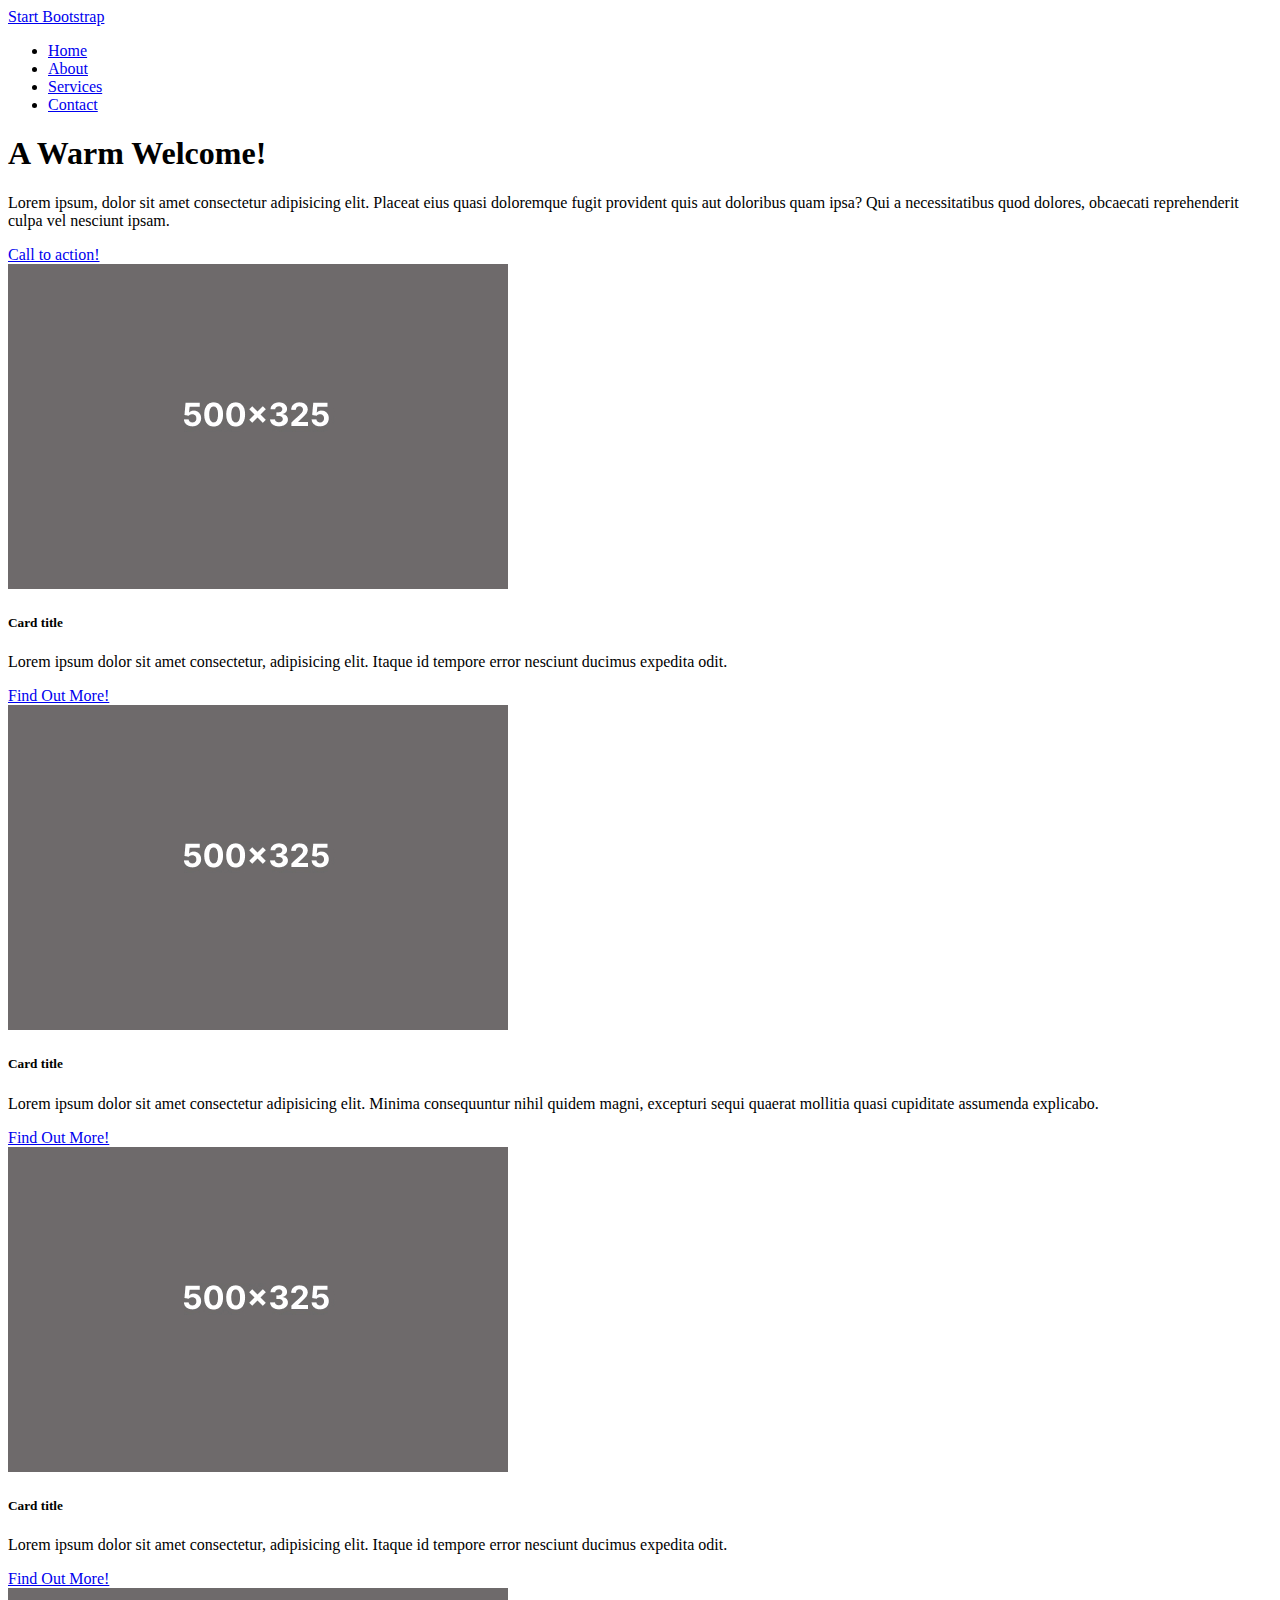
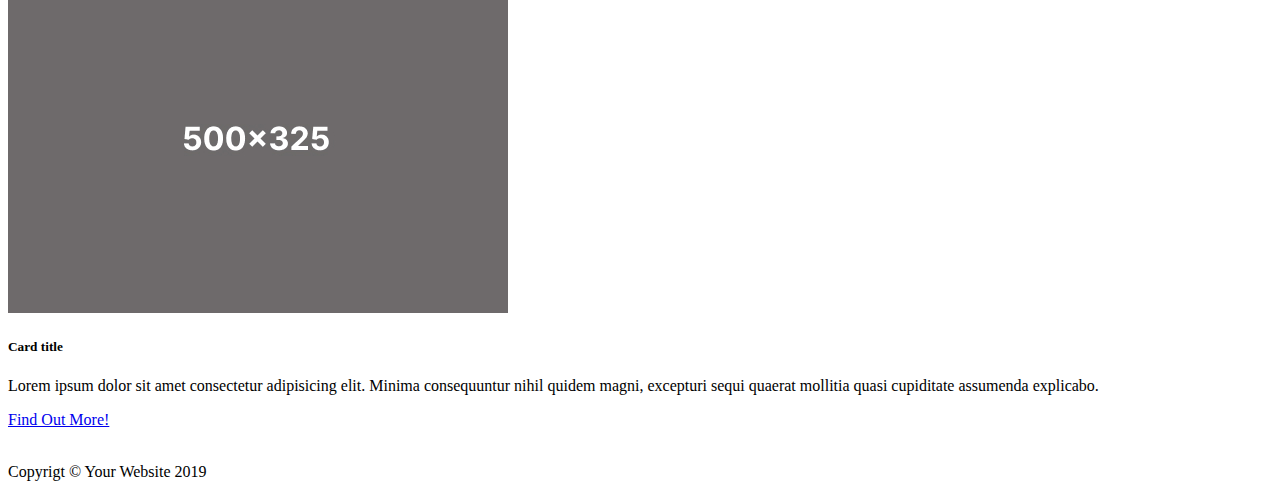
<file: week8-task2/index.html>
<!DOCTYPE html>
<html lang="en">
  <head>
    <meta charset="UTF-8" />
    <meta http-equiv="X-UA-Compatible" content="IE=edge" />
    <meta
      name="viewport"
      content="width=device-width, initial-scale=1.0, shrink-to-fit=no"
    />
    <link
      href="https://cdn.jsdelivr.net/npm/bootstrap@5.3.0-alpha1/dist/css/bootstrap.min.css"
      rel="stylesheet"
      integrity="sha384-GLhlTQ8iRABdZLl6O3oVMWSktQOp6b7In1Zl3/Jr59b6EGGoI1aFkw7cmDA6j6gD"
      crossorigin="anonymous"
    />
    <title>week8-task2</title>
  </head>
  <body class="shadow-lg m-2">
    <header>
      <nav class="navbar bg-dark bg-gradient rounded-top-4">
        <div class="container-lg">
          <a class="navbar-brand p-3 text-white" href="#">Start Bootstrap</a>
          <ul class="nav justify-content-end">
            <li class="nav-item">
              <a class="nav-link active text-white" aria-current="page" href="#"
                >Home</a
              >
            </li>
            <li class="nav-item">
              <a class="nav-link text-white-50" href="#">About</a>
            </li>
            <li class="nav-item">
              <a class="nav-link text-white-50" href="#">Services</a>
            </li>
            <li class="nav-item">
              <a class="nav-link text-white-50" href="#">Contact</a>
            </li>
          </ul>
        </div>
      </nav>
    </header>
    <main class="container-lg">
      <div class="bg-body-secondary p-5 m-3">
        <h1 class="display-4">A Warm Welcome!</h1>
        <p class="lead">
          Lorem ipsum, dolor sit amet consectetur adipisicing elit. Placeat eius
          quasi doloremque fugit provident quis aut doloribus quam ipsa? Qui a
          necessitatibus quod dolores, obcaecati reprehenderit culpa vel
          nesciunt ipsam.
        </p>
        <a class="btn btn-primary btn-lg" href="#" role="button"
          >Call to action!</a
        >
      </div>
      <div class="row m-2 g-3">
        <div class="col-lg-3 col-sm-6">
          <div class="card text-center h-100">
            <img src="card-image.jpg" class="card-img-top" alt="card-image" />
            <div class="card-body">
              <h5 class="card-title">Card title</h5>
              <p class="card-text">
                Lorem ipsum dolor sit amet consectetur, adipisicing elit. Itaque
                id tempore error nesciunt ducimus expedita odit.
              </p>
            </div>
            <div class="card-footer">
              <a href="#" class="btn btn-primary">Find Out More!</a>
            </div>
          </div>
        </div>
        <div class="col-lg-3 col-sm-6">
          <div class="card text-center h-100">
            <img src="card-image.jpg" class="card-img-top" alt="card-image" />
            <div class="card-body">
              <h5 class="card-title">Card title</h5>
              <p class="card-text">
                Lorem ipsum dolor sit amet consectetur adipisicing elit. Minima
                consequuntur nihil quidem magni, excepturi sequi quaerat
                mollitia quasi cupiditate assumenda explicabo.
              </p>
            </div>
            <div class="card-footer">
              <a href="#" class="btn btn-primary">Find Out More!</a>
            </div>
          </div>
        </div>
        <div class="col-lg-3 col-sm-6">
          <div class="card text-center h-100">
            <img src="card-image.jpg" class="card-img-top" alt="card-image" />
            <div class="card-body">
              <h5 class="card-title">Card title</h5>
              <p class="card-text">
                Lorem ipsum dolor sit amet consectetur, adipisicing elit. Itaque
                id tempore error nesciunt ducimus expedita odit.
              </p>
            </div>
            <div class="card-footer">
              <a href="#" class="btn btn-primary">Find Out More!</a>
            </div>
          </div>
        </div>
        <div class="col-lg-3 col-sm-6">
          <div class="card text-center h-100">
            <img src="card-image.jpg" class="card-img-top" alt="card-image" />
            <div class="card-body">
              <h5 class="card-title">Card title</h5>
              <p class="card-text">
                Lorem ipsum dolor sit amet consectetur adipisicing elit. Minima
                consequuntur nihil quidem magni, excepturi sequi quaerat
                mollitia quasi cupiditate assumenda explicabo.
              </p>
            </div>
            <div class="card-footer">
              <a href="#" class="btn btn-primary">Find Out More!</a>
            </div>
          </div>
        </div>
      </div>
    </main>
    <footer
      class="container-fluid p-4 bg-dark bg-gradient rounded-bottom-4 text-white"
    >
      <p class="text-center"><br />Copyrigt &copy; Your Website 2019</p>
    </footer>
    <script
      src="https://cdn.jsdelivr.net/npm/bootstrap@5.3.0-alpha1/dist/js/bootstrap.bundle.min.js"
      integrity="sha384-w76AqPfDkMBDXo30jS1Sgez6pr3x5MlQ1ZAGC+nuZB+EYdgRZgiwxhTBTkF7CXvN"
      crossorigin="anonymous"
    ></script>
    <script
      src="https://code.jquery.com/jquery-3.6.4.slim.min.js"
      integrity="sha256-a2yjHM4jnF9f54xUQakjZGaqYs/V1CYvWpoqZzC2/Bw="
      crossorigin="anonymous"
    ></script>
  </body>
</html>
</file>
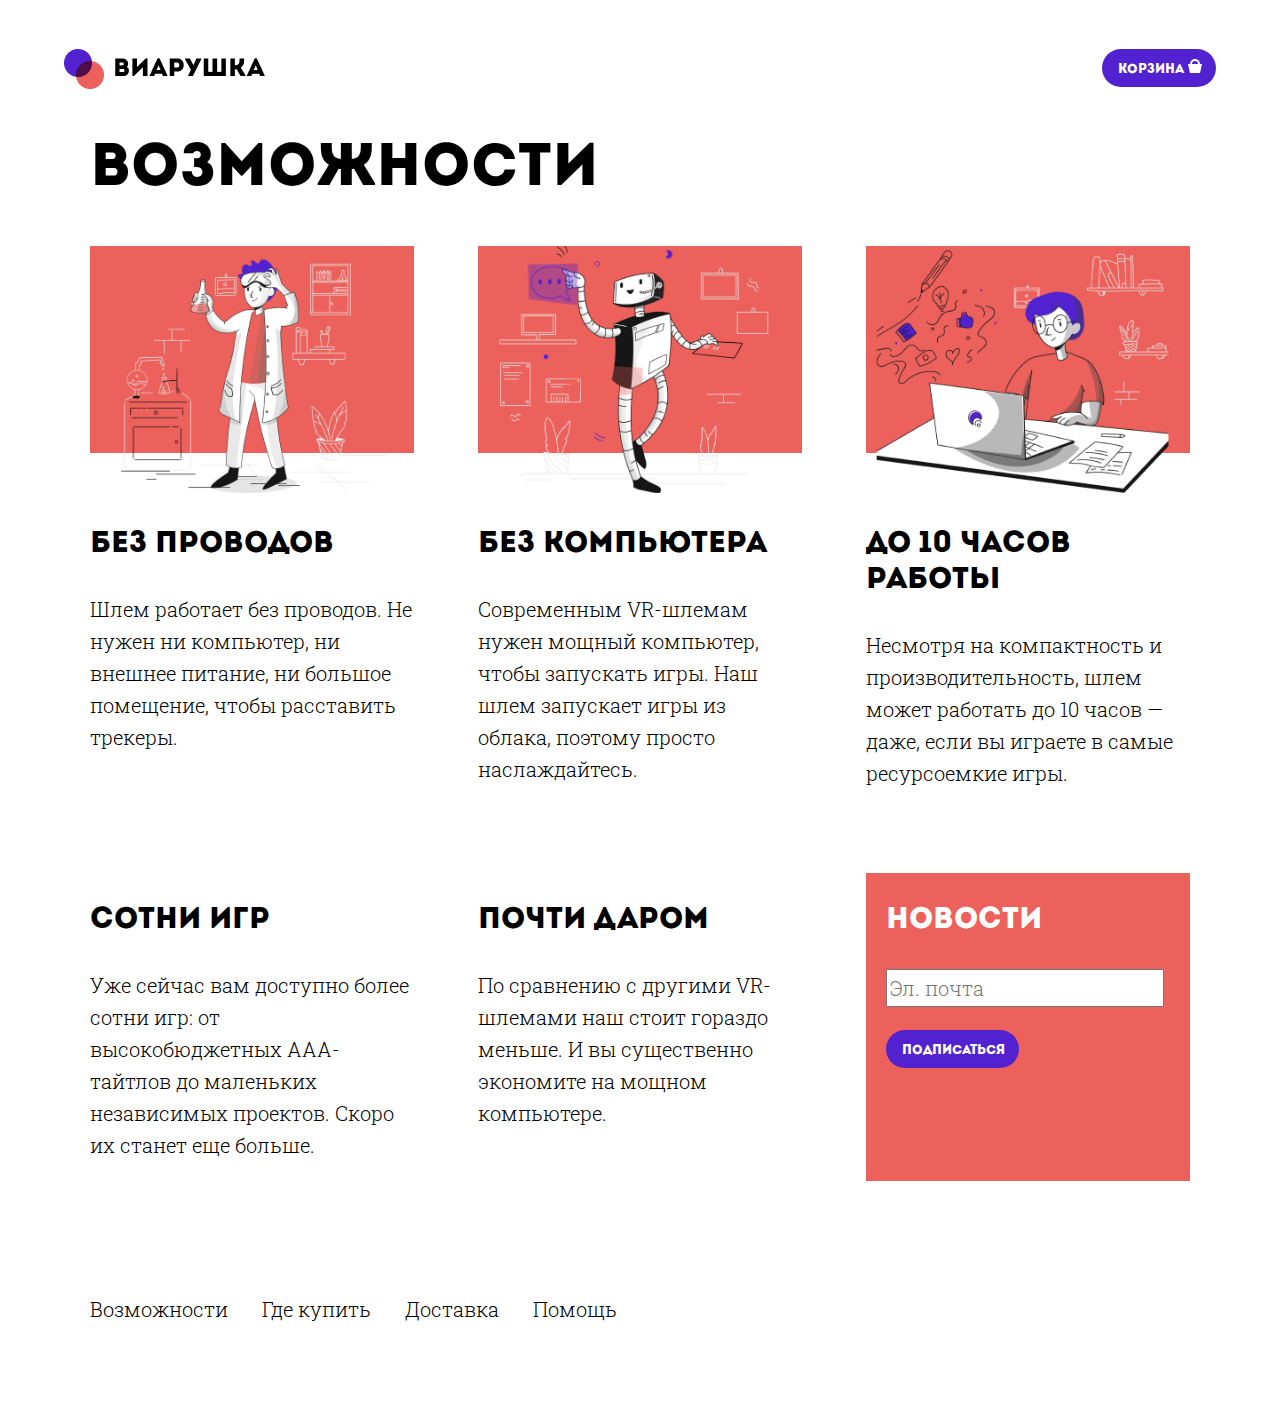
<file: week8-task3/possibilities.html>
<!DOCTYPE html>
<html lang="ru">
  <head>
    <meta charset="UTF-8" />
    <meta http-equiv="X-UA-Compatible" content="IE=edge" />
    <meta name="viewport" content="width=device-width, initial-scale=1.0" />
    <!--Icon-->
    <link rel="icon" href="assets/images/icon.png" />

    <!--CSS-->
    <link rel="stylesheet" href="assets/styles/normalize.css" />
    <link rel="stylesheet" href="assets/styles/style.css" />

    <!--Fonts-->
    <link rel="preconnect" href="https://fonts.googleapis.com" />
    <link rel="preconnect" href="https://fonts.gstatic.com" crossorigin />
    <link
      href="https://fonts.googleapis.com/css2?family=Roboto+Slab:wght@300;400&display=swap"
      rel="stylesheet"
    />

    <title>Возможности</title>
  </head>
  <body class="body-possibilities">
    <header class="header">
      <nav class="header__menu">
        <ul class="nav nav_top">
          <li class="nav__item">
            <a class="nav__logo" href="index.html"
              ><img src="assets/images/logo.png" alt="logo"
            /></a>
          </li>
          <li class="nav__item">
            <button class="button button_violet button_img">
              Корзина <img src="assets/images/cart.svg" alt="cart" />
            </button>
          </li>
        </ul>
      </nav>
    </header>
    <main class="main-posibillities">
      <div class="main-posibillities__container">
        <h1 class="title">Возможности</h1>
      </div>
      <div class="main-posibillities__container">
        <div class="card">
          <img
            src="assets/images/image-possibilities-1.png"
            alt="image-possibilities-1"
            class="card__image"
          />
          <h3 class="card__title">Без проводов</h3>
          <p class="card__text">
            Шлем работает без проводов. Не нужен ни компьютер, ни внешнее
            питание, ни большое помещение, чтобы расставить трекеры.
          </p>
        </div>
        <div class="card">
          <img
            src="assets/images/image-possibilities-2.png"
            alt="image-possibilities-2"
            class="card__image"
          />
          <h3 class="card__title">Без компьютера</h3>
          <p class="card__text">
            Современным VR-шлемам нужен мощный компьютер, чтобы запускать игры.
            Наш шлем запускает игры из облака, поэтому просто наслаждайтесь.
          </p>
        </div>
        <div class="card">
          <img
            src="assets/images/image-possibilities-3.png"
            alt="image-possibilities-3"
            class="card__image"
          />
          <h3 class="card__title">До 10 часов работы</h3>
          <p class="card__text">
            Несмотря на компактность и производительность, шлем может работать
            до 10 часов — даже, если вы играете в самые ресурсоемкие игры.
          </p>
        </div>
        <div class="card">
          <h3 class="card__title">Сотни игр</h3>
          <p class="card__text">
            Уже сейчас вам доступно более сотни игр: от высокобюджетных
            AAA-тайтлов до маленьких независимых проектов. Скоро их станет еще
            больше.
          </p>
        </div>
        <div class="card card5">
          <h3 class="card__title">Почти даром</h3>
          <p class="card__text">
            По сравнению c другими VR-шлемами наш стоит гораздо меньше. И вы
            существенно экономите на мощном компьютере.
          </p>
        </div>
        <div class="card card6 card_background_red">
          <h3 class="card__title card__title_white">Новости</h3>
          <input type="text" class="input" placeholder="Эл. почта" />
          <button type="submit" class="button button_violet">
            Подписаться
          </button>
        </div>
      </div>
    </main>
    <footer class="footer">
      <nav class="footer__menu">
        <ul class="nav">
          <li class="nav__item">
            <a class="nav__link nav__link_black" href="#" target="_top"
              >Возможности</a
            >
          </li>
          <li class="nav__item">
            <a class="nav__link nav__link_black" href="#" target="_top"
              >Где купить</a
            >
          </li>
          <li class="nav__item">
            <a class="nav__link nav__link_black" href="#" target="_top"
              >Доставка</a
            >
          </li>
          <li class="nav__item">
            <a class="nav__link nav__link_black" href="#" target="_top"
              >Помощь</a
            >
          </li>
        </ul>
      </nav>
    </footer>
  </body>
</html>
</file>
<file: week8-task3/assets/styles/style.css>
@font-face {
  font-family: "Intro";
  src: url("../fonts/webfonts_Intro/Intro.ttf.woff") format("woff"),
    url("../fonts/webfonts_Intro/Intro.ttf.svg#Intro") format("svg"),
    url("Intro.ttf.eot"),
    url("../fonts/webfonts_Intro/Intro.ttf.eot?#iefix")
      format("embedded-opentype");
  font-weight: normal;
  font-style: normal;
}

.body-index {
  display: grid;
  grid-template-columns: 1fr 55%;
  grid-template-areas:
    "header header"
    "main aside"
    "footer aside";
}
.header {
  grid-area: header;
}
.main-index,
.main-possibilities {
  grid-area: main;
}
.aside {
  grid-area: aside;
}
.header__menu {
  width: 90%;
  margin: 49px auto 0px auto;
}
.nav_top {
  display: flex;
  justify-content: space-between;
}
.nav {
  margin: 0;
  padding: 0;
  display: flex;
  flex-flow: row wrap;
  list-style-type: none;
}
.nav__link {
  margin-right: 34px;
  font-family: "Roboto Slab", serif;
  font-style: normal;
  font-weight: 300;
  font-size: 20px;
  line-height: 160%;
  text-decoration: none;
}
.nav__link_black {
  color: #000000;
}
.nav__link_violet {
  color: #5222d0;
}
.main-index__container {
  margin-left: 9vw;
}

.main-posibillities__container {
  width: 86%;
  margin: 0 auto;
  display: grid;
  grid-template-columns: 1fr 1fr 1fr;
  grid-gap: 5vw;
}
.title {
  font-family: "Intro", serif;
  font-style: normal;
  font-weight: 400;
  font-size: clamp(25px, 8vw, 60px);
  line-height: 120%;
}
.card {
  max-width: 100%;
}
.card_background_red {
  background-color: #ec615b;
  padding: 0 20px;
}
.card__image {
  width: 100%;
}
.card__title {
  font-family: "Intro", serif;
  font-style: normal;
  font-weight: 400;
  font-size: 30px;
  line-height: 120%;
  text-transform: uppercase;
}
.card__title_white {
  color: white;
}
.card__text {
  font-family: "Roboto Slab", serif;
  font-style: normal;
  font-weight: 300;
  font-size: 20px;
  line-height: 160%;
}
.input {
  margin-bottom: 23px;
  width: 95%;
  font-family: "Roboto Slab", serif;
  font-style: normal;
  font-weight: 300;
  font-size: 20px;
  line-height: 160%;
}
.button {
  border-radius: 100px;
  border-style: none;

  font-family: "Intro", serif;
  font-style: normal;
  font-weight: 400;
  font-size: 13px;
  line-height: 13px;
  text-transform: uppercase;
  cursor: pointer;
}
.button_violet {
  padding: 14px 14px 11px 16px;
  background-color: #5222d0;
  color: white;
}
.button_violet:hover {
  background-color: white;
  color: #5222d0;
  border: 1px solid #5222d0;
}
.button_big {
  padding: 28px 28px 21px 33px;
  font-size: clamp(20px, 5vw, 35px);
  line-height: 100%;
}
.button_img {
  padding-top: 10px;
}

.footer {
  grid-area: footer;
  padding-top: 112px;
  padding-bottom: 80px;
}
.footer__menu {
  width: 86%;
  margin: 0 auto;
}
/* .footer_index {
  margin-left: 9vw;
} */
/*Tablet*/
@media (max-width: 1023px) {
  .main-posibillities__container {
    width: 95%;
    grid-template-columns: 1fr 1fr;
  }
  .footer__menu {
    width: 95%;
  }
}
/*Mobile*/
@media (max-width: 767px) {
  .main-posibillities__container {
    grid-template-columns: 1fr;
  }
}
</file>
